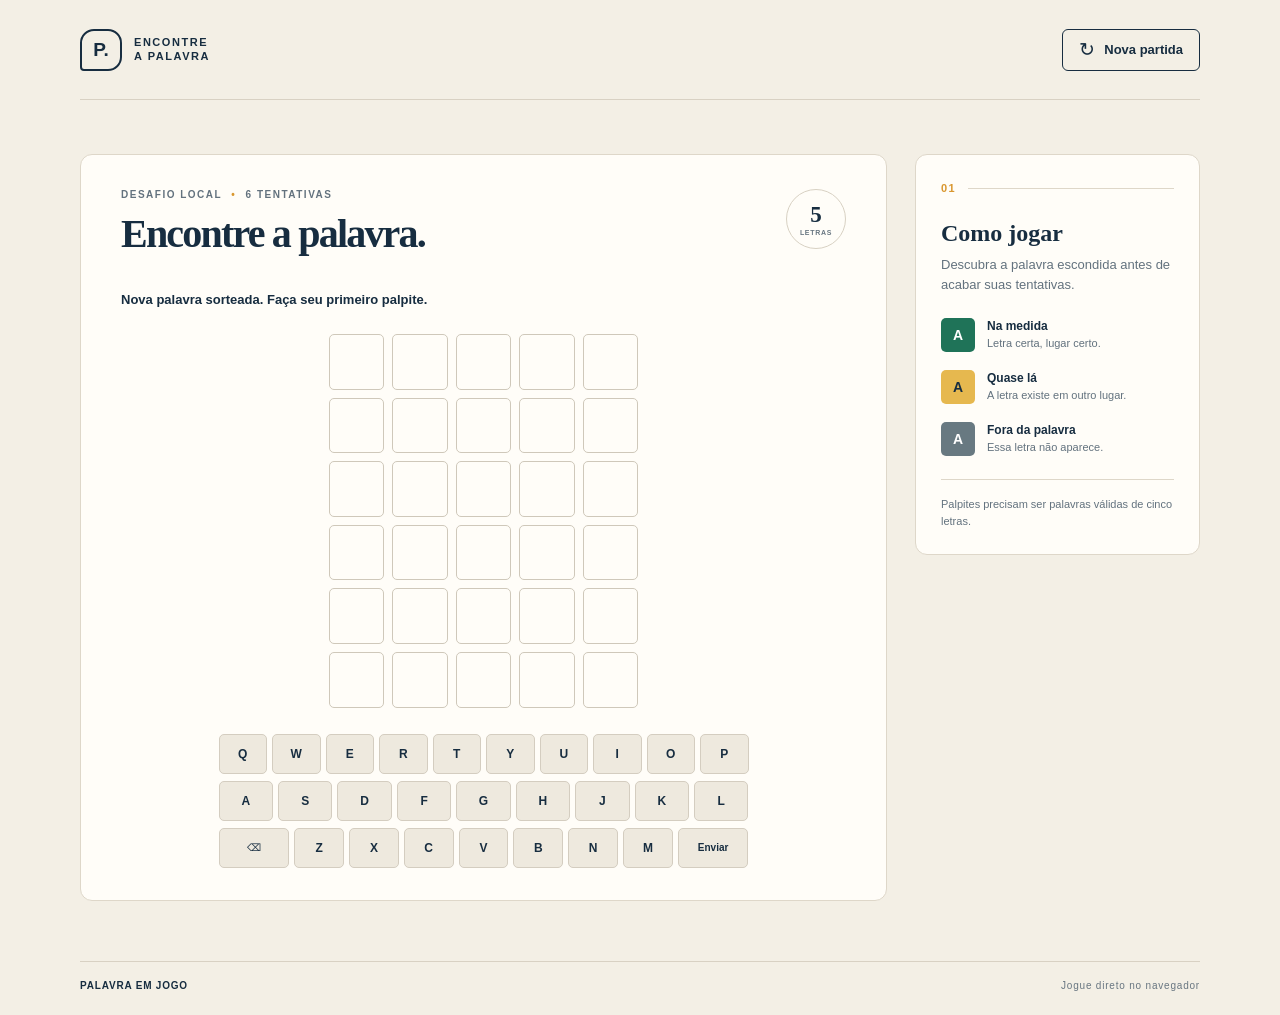
<file: index.html>
<!doctype html>
<html lang="pt-BR">
  <head>
    <meta charset="UTF-8" />
    <meta name="viewport" content="width=device-width, initial-scale=1.0" />
    <meta name="theme-color" content="#f3efe5" />
    <title>Encontre a palavra | Palavra em Jogo</title>
    <link rel="stylesheet" href="style.css" />
    <script src="script.js" defer></script>
  </head>
  <body>
    <header class="site-header">
      <a class="brand" href="#inicio" aria-label="Palavra em Jogo, início">
        <span class="brand-mark" aria-hidden="true">P.</span>
        <span class="brand-name">ENCONTRE<br />A PALAVRA</span>
      </a>
      <button class="new-game-button" id="new-game" type="button">
        <span aria-hidden="true">↻</span>
        Nova partida
      </button>
    </header>

    <main class="game-layout" id="inicio">
      <section class="game-panel" aria-labelledby="game-title">
        <div class="game-heading">
          <div>
            <p class="eyebrow">DESAFIO LOCAL <span>•</span> 6 TENTATIVAS</p>
            <h1 id="game-title">Encontre a palavra.</h1>
          </div>
          <div class="letter-stamp" aria-hidden="true"><span>5</span><small>LETRAS</small></div>
        </div>

        <p class="game-message" id="game-message" role="status" aria-live="polite" aria-atomic="true">
          Digite uma palavra e pressione enviar.
        </p>

        <div class="board" id="board" role="grid" aria-label="Tabuleiro com seis tentativas" data-active-row="0"></div>

        <div class="keyboard" id="keyboard" role="group" aria-label="Teclado virtual"></div>
      </section>

      <aside class="guide-panel" aria-labelledby="guide-title">
        <div class="guide-topline"><span class="guide-number">01</span><span class="guide-rule"></span></div>
        <h2 id="guide-title">Como jogar</h2>
        <p>Descubra a palavra escondida antes de acabar suas tentativas.</p>

        <ul class="legend-list" aria-label="Significado das cores">
          <li>
            <span class="legend-swatch legend-swatch--correct" aria-hidden="true">A</span>
            <span><strong>Na medida</strong><small>Letra certa, lugar certo.</small></span>
          </li>
          <li>
            <span class="legend-swatch legend-swatch--present" aria-hidden="true">A</span>
            <span><strong>Quase lá</strong><small>A letra existe em outro lugar.</small></span>
          </li>
          <li>
            <span class="legend-swatch legend-swatch--absent" aria-hidden="true">A</span>
            <span><strong>Fora da palavra</strong><small>Essa letra não aparece.</small></span>
          </li>
        </ul>

        <p class="guide-footnote">Palpites precisam ser palavras válidas de cinco letras.</p>
      </aside>
    </main>

    <footer class="site-footer">
      <span>PALAVRA EM JOGO</span>
      <span>Jogue direto no navegador</span>
    </footer>
  </body>
</html>
</file>
<file: style.css>
:root {
  color-scheme: light;
  font-family: "Trebuchet MS", Arial, sans-serif;
  color: #172d40;
  background: #f3efe5;
  font-synthesis: none;
  text-rendering: optimizeLegibility;
}

* {
  box-sizing: border-box;
}

body {
  min-width: 320px;
  min-height: 100vh;
  margin: 0;
}

button {
  font: inherit;
}

.site-header,
.site-footer,
.game-layout {
  width: min(1120px, calc(100% - 48px));
  margin-inline: auto;
}

.site-header {
  display: flex;
  min-height: 100px;
  align-items: center;
  justify-content: space-between;
  gap: 24px;
  border-bottom: 1px solid #d8d1c3;
}

.brand {
  display: inline-flex;
  align-items: center;
  gap: 12px;
  color: inherit;
  text-decoration: none;
}

.brand-mark {
  display: grid;
  width: 42px;
  height: 42px;
  place-items: center;
  border: 2px solid #172d40;
  border-radius: 14px 14px 14px 4px;
  font-size: 19px;
  font-weight: 900;
}

.brand-name {
  font-size: 11px;
  font-weight: 900;
  letter-spacing: 0.14em;
  line-height: 1.25;
}

.header-note {
  margin: 0 auto 0 42px;
  color: #687681;
  font-size: 13px;
  line-height: 1.5;
}

.new-game-button {
  display: inline-flex;
  align-items: center;
  gap: 9px;
  min-height: 42px;
  padding: 0 16px;
  border: 1px solid #172d40;
  border-radius: 6px;
  background: transparent;
  color: #172d40;
  cursor: pointer;
  font-size: 13px;
  font-weight: 700;
}

.new-game-button span {
  font-size: 19px;
  line-height: 1;
}

.game-layout {
  display: grid;
  grid-template-columns: minmax(0, 1fr) 285px;
  align-items: start;
  gap: 28px;
  padding-block: 54px 60px;
}

.game-panel,
.guide-panel {
  border: 1px solid #ded7c9;
  border-radius: 12px;
  background: #fffdf8;
}

.game-panel {
  padding: 34px 40px 32px;
}

.game-heading {
  display: flex;
  align-items: flex-start;
  justify-content: space-between;
  gap: 20px;
}

.eyebrow {
  margin: 0 0 10px;
  color: #63727e;
  font-size: 10px;
  font-weight: 800;
  letter-spacing: 0.15em;
}

.eyebrow span {
  padding-inline: 5px;
  color: #d9972f;
}

h1,
h2,
p {
  margin-top: 0;
}

.game-heading h1 {
  margin-bottom: 8px;
  font-family: Georgia, "Times New Roman", serif;
  font-size: clamp(29px, 4vw, 40px);
  font-weight: 700;
  letter-spacing: -0.045em;
}

.intro-copy {
  max-width: 480px;
  margin-bottom: 0;
  color: #63727e;
  font-size: 14px;
  line-height: 1.55;
}

.letter-stamp {
  display: flex;
  width: 60px;
  height: 60px;
  flex: 0 0 auto;
  flex-direction: column;
  align-items: center;
  justify-content: center;
  border: 1px solid #d8d1c3;
  border-radius: 50%;
  color: #172d40;
}

.letter-stamp span {
  font-family: Georgia, "Times New Roman", serif;
  font-size: 23px;
  font-weight: 700;
  line-height: 1;
}

.letter-stamp small {
  margin-top: 3px;
  color: #687681;
  font-size: 7px;
  font-weight: 800;
  letter-spacing: 0.1em;
}

.game-message {
  min-height: 24px;
  margin: 27px 0 18px;
  color: #516371;
  font-size: 13px;
  font-weight: 700;
}

.board {
  display: grid;
  gap: 8px;
  width: min(100%, 310px);
  margin-inline: auto;
}

.guess-row {
  display: grid;
  grid-template-columns: repeat(5, minmax(0, 1fr));
  gap: 8px;
}

.tile {
  display: grid;
  min-width: 0;
  place-items: center;
  border: 1px solid #cfc8ba;
  border-radius: 5px;
  background: #fffdf8;
  color: #172d40;
  font-size: 20px;
  font-weight: 800;
}

.keyboard {
  display: grid;
  gap: 7px;
  max-width: 530px;
  margin: 26px auto 0;
}

.keyboard-row {
  display: flex;
  justify-content: center;
  gap: 5px;
}

.key {
  min-width: 0;
  min-height: 40px;
  flex: 1 1 0;
  padding: 5px 3px;
  border: 1px solid #d4cdc0;
  border-radius: 5px;
  background: #eee9de;
  color: #172d40;
  cursor: pointer;
  font-size: 12px;
  font-weight: 800;
}

.key--action {
  flex-grow: 1.5;
  font-size: 10px;
}

.guide-panel {
  padding: 27px 25px 24px;
}

.guide-topline {
  display: flex;
  align-items: center;
  gap: 12px;
  margin-bottom: 26px;
}

.guide-number {
  color: #d9972f;
  font-size: 11px;
  font-weight: 900;
  letter-spacing: 0.12em;
}

.guide-rule {
  height: 1px;
  flex: 1;
  background: #ded7c9;
}

.guide-panel h2 {
  margin-bottom: 8px;
  font-family: Georgia, "Times New Roman", serif;
  font-size: 24px;
}

.guide-panel > p {
  color: #63727e;
  font-size: 13px;
  line-height: 1.55;
}

.legend-list {
  display: grid;
  gap: 18px;
  margin: 23px 0;
  padding: 0;
  list-style: none;
}

.legend-list li {
  display: flex;
  align-items: center;
  gap: 12px;
}

.legend-swatch {
  display: grid;
  width: 34px;
  height: 34px;
  flex: 0 0 auto;
  place-items: center;
  border-radius: 5px;
  color: white;
  font-size: 14px;
  font-weight: 900;
}

.legend-swatch--correct {
  background: #238166;
}

.legend-swatch--present {
  background: #d89a35;
}

.legend-swatch--absent {
  background: #89949a;
}

.legend-list strong,
.legend-list small {
  display: block;
}

.legend-list strong {
  margin-bottom: 3px;
  font-size: 12px;
}

.legend-list small {
  color: #63727e;
  font-size: 11px;
  line-height: 1.4;
}

.guide-footnote {
  margin-bottom: 0;
  padding-top: 16px;
  border-top: 1px solid #ded7c9;
  font-size: 11px !important;
}

.site-footer {
  display: flex;
  justify-content: space-between;
  gap: 20px;
  padding-block: 18px 24px;
  border-top: 1px solid #d8d1c3;
  color: #687681;
  font-size: 10px;
  letter-spacing: 0.08em;
}

.site-footer span:first-child {
  color: #172d40;
  font-weight: 900;
}

:root {
  --color-paper: #f3efe5;
  --color-surface: #fffdf8;
  --color-ink: #172d40;
  --color-muted: #63727e;
  --color-line: #ded7c9;
  --color-correct: #1f7358;
  --color-present: #e6b84f;
  --color-absent: #687981;
}

.tile {
  aspect-ratio: 1;
  padding: 0;
}

.tile[data-state="correct"],
.key[data-state="correct"],
.legend-swatch--correct {
  border-color: var(--color-correct);
  background: var(--color-correct);
  color: #fff;
}

.tile[data-state="present"],
.key[data-state="present"],
.legend-swatch--present {
  border-color: var(--color-present);
  background: var(--color-present);
  color: var(--color-ink);
}

.tile[data-state="absent"],
.key[data-state="absent"],
.legend-swatch--absent {
  border-color: var(--color-absent);
  background: var(--color-absent);
  color: #fff;
}

.new-game-button:focus-visible,
.key:focus-visible,
.brand:focus-visible {
  outline: 3px solid #d9972f;
  outline-offset: 3px;
}

.game-message {
  color: var(--color-ink);
}

@media (hover: hover) {
  .new-game-button:hover {
    background: #e9e3d8;
  }

  .key:hover:not([data-state]) {
    border-color: #9caaaf;
    background: #e4ded2;
  }
}

@media (max-width: 760px) {
  .site-header,
  .site-footer,
  .game-layout {
    width: calc(100% - 32px);
  }

  .site-header {
    min-height: 82px;
    gap: 12px;
  }

  .header-note {
    display: none;
  }

  .game-layout {
    grid-template-columns: minmax(0, 1fr);
    gap: 16px;
    padding-block: 28px 36px;
  }

  .game-panel {
    padding: 28px 24px;
  }

  .guide-panel {
    padding: 24px;
  }
}

@media (max-width: 420px) {
  .site-header,
  .site-footer,
  .game-layout {
    width: calc(100% - 24px);
  }

  .site-header {
    min-height: 74px;
    gap: 8px;
  }

  .brand {
    gap: 8px;
  }

  .brand-mark {
    width: 36px;
    height: 36px;
    border-radius: 12px 12px 12px 4px;
    font-size: 16px;
  }

  .brand-name {
    font-size: 9px;
  }

  .new-game-button {
    min-height: 38px;
    gap: 6px;
    padding-inline: 9px;
    font-size: 11px;
  }

  .new-game-button span {
    font-size: 16px;
  }

  .game-layout {
    gap: 14px;
    padding-block: 20px 30px;
  }

  .game-panel {
    padding: 20px 13px;
  }

  .game-heading {
    gap: 8px;
  }

  .game-heading h1 {
    font-size: clamp(25px, 7vw, 31px);
  }

  .intro-copy {
    font-size: 13px;
  }

  .letter-stamp {
    width: 46px;
    height: 46px;
  }

  .letter-stamp span {
    font-size: 19px;
  }

  .letter-stamp small {
    font-size: 6px;
  }

  .game-message {
    margin: 20px 0 14px;
    font-size: 12px;
  }

  .board {
    width: 100%;
    max-width: 320px;
    gap: 6px;
  }

  .guess-row {
    gap: 5px;
  }

  .tile {
    border-radius: 4px;
    font-size: clamp(16px, 5vw, 20px);
  }

  .keyboard {
    width: 100%;
    max-width: 320px;
    gap: 5px;
    margin-top: 20px;
  }

  .keyboard-row {
    gap: 3px;
  }

  .key {
    min-height: 38px;
    padding-inline: 1px;
    font-size: clamp(9px, 2.8vw, 11px);
  }

  .key--action {
    flex-grow: 1.65;
    font-size: clamp(8px, 2.3vw, 10px);
  }

  .guide-panel {
    padding: 20px;
  }

  .site-footer {
    gap: 10px;
    font-size: 8px;
    letter-spacing: 0.03em;
  }
}

@media (max-width: 360px) {
  .site-header {
    gap: 6px;
  }

  .letter-stamp {
    display: none;
  }

  .game-panel {
    padding-inline: 10px;
  }

  .keyboard-row {
    gap: 2px;
  }

  .key {
    min-height: 36px;
  }
}
</file>
